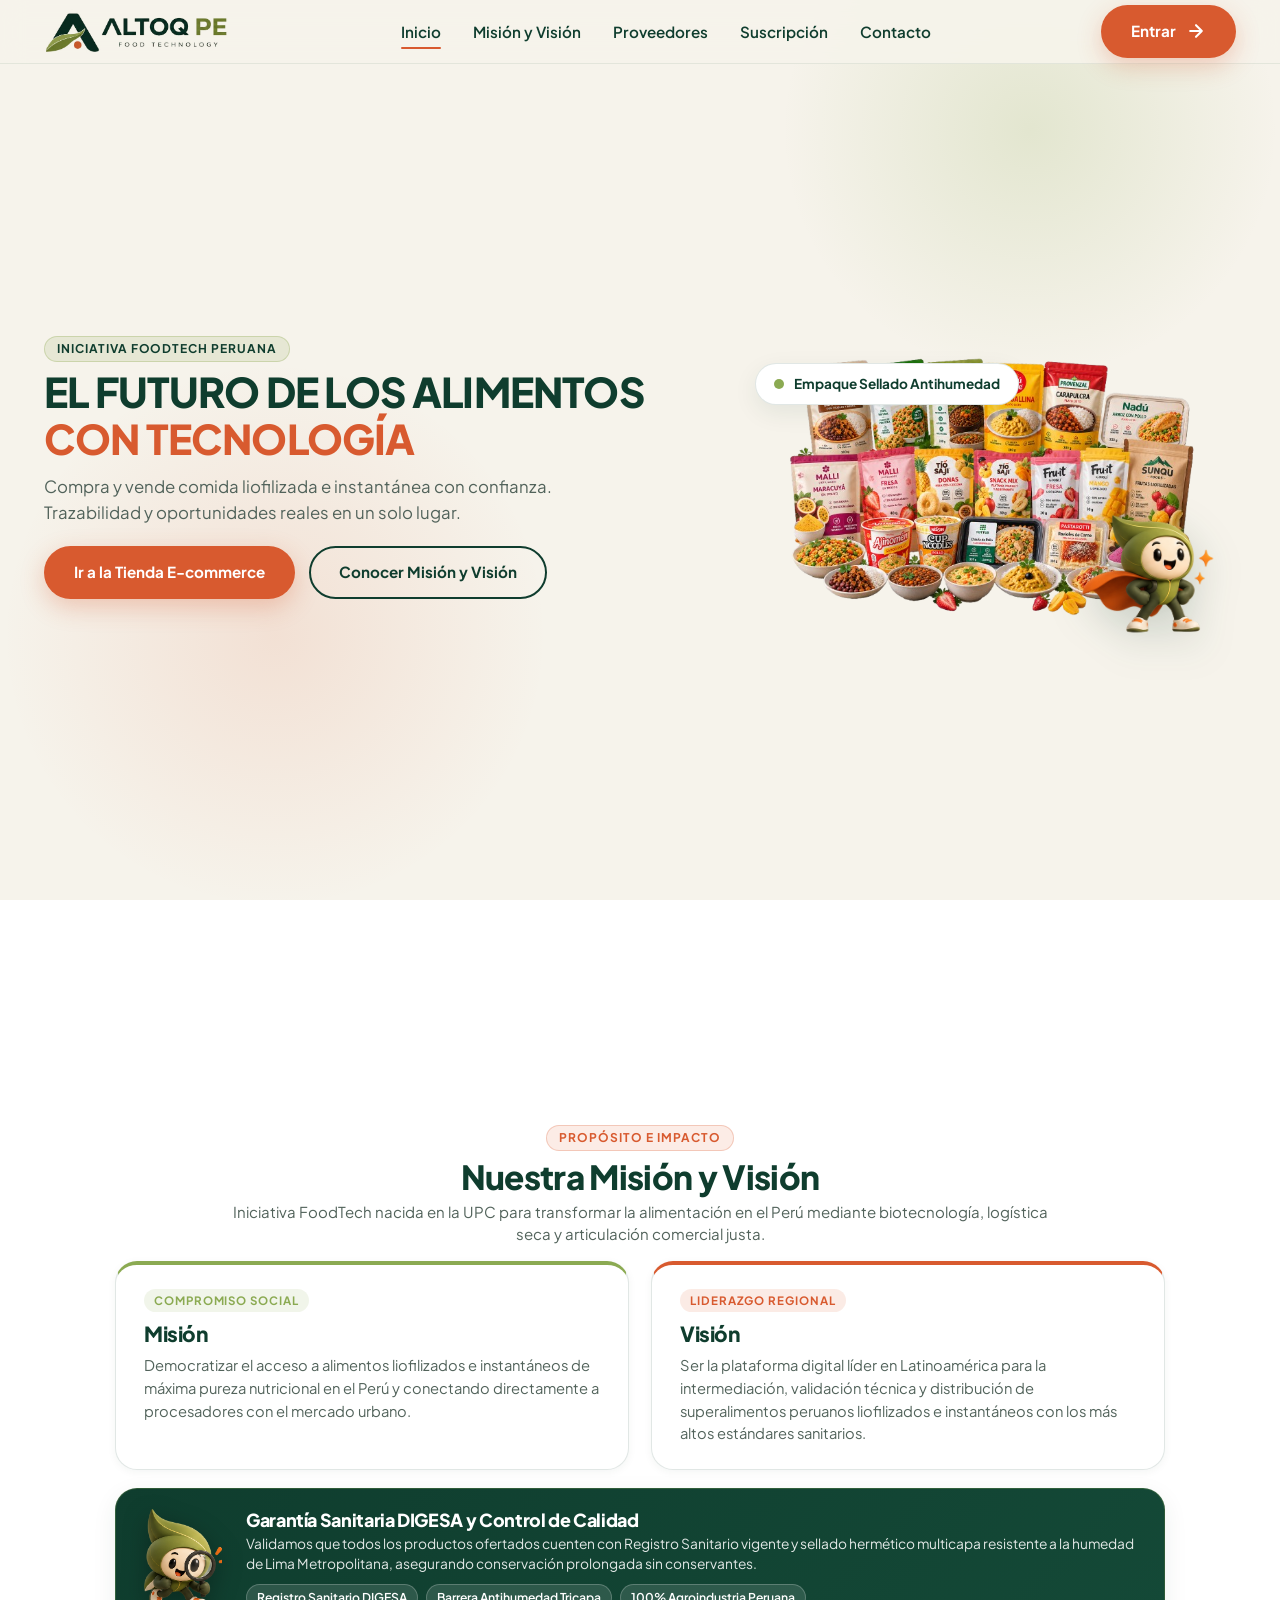
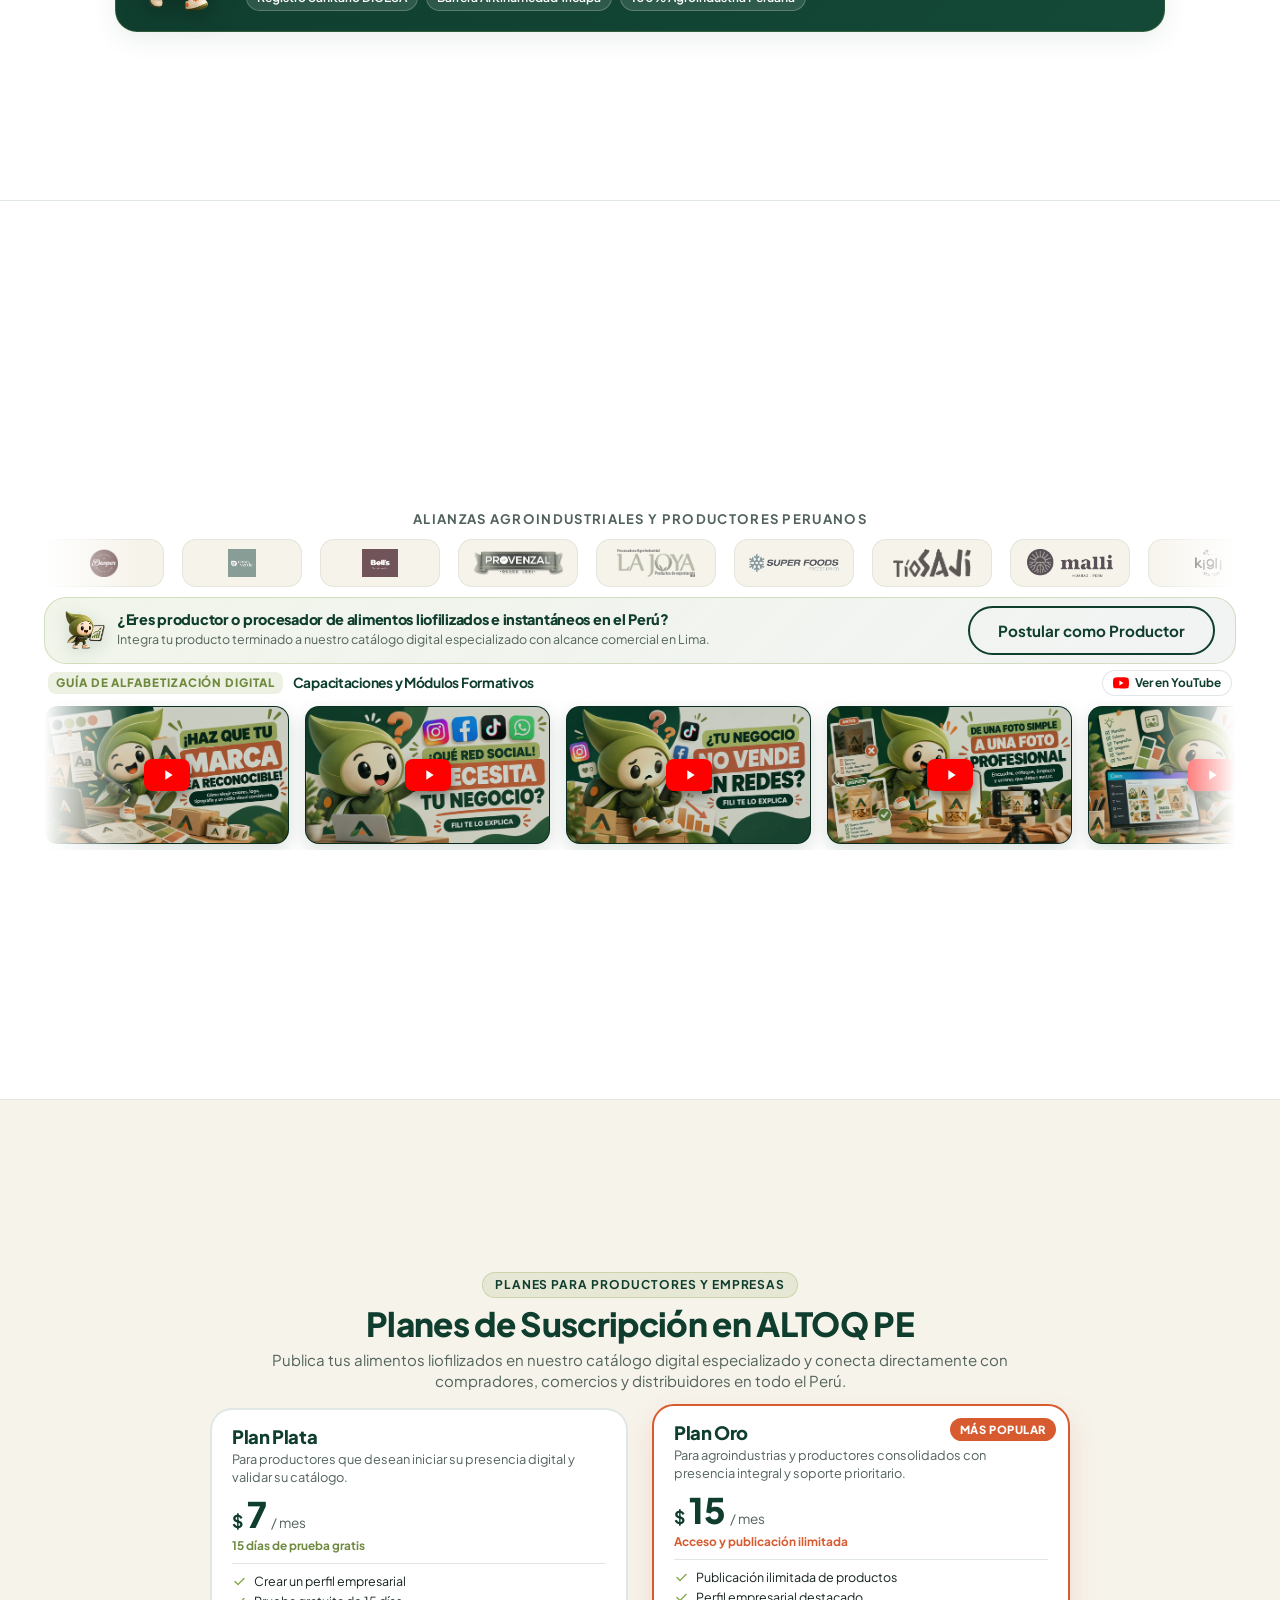
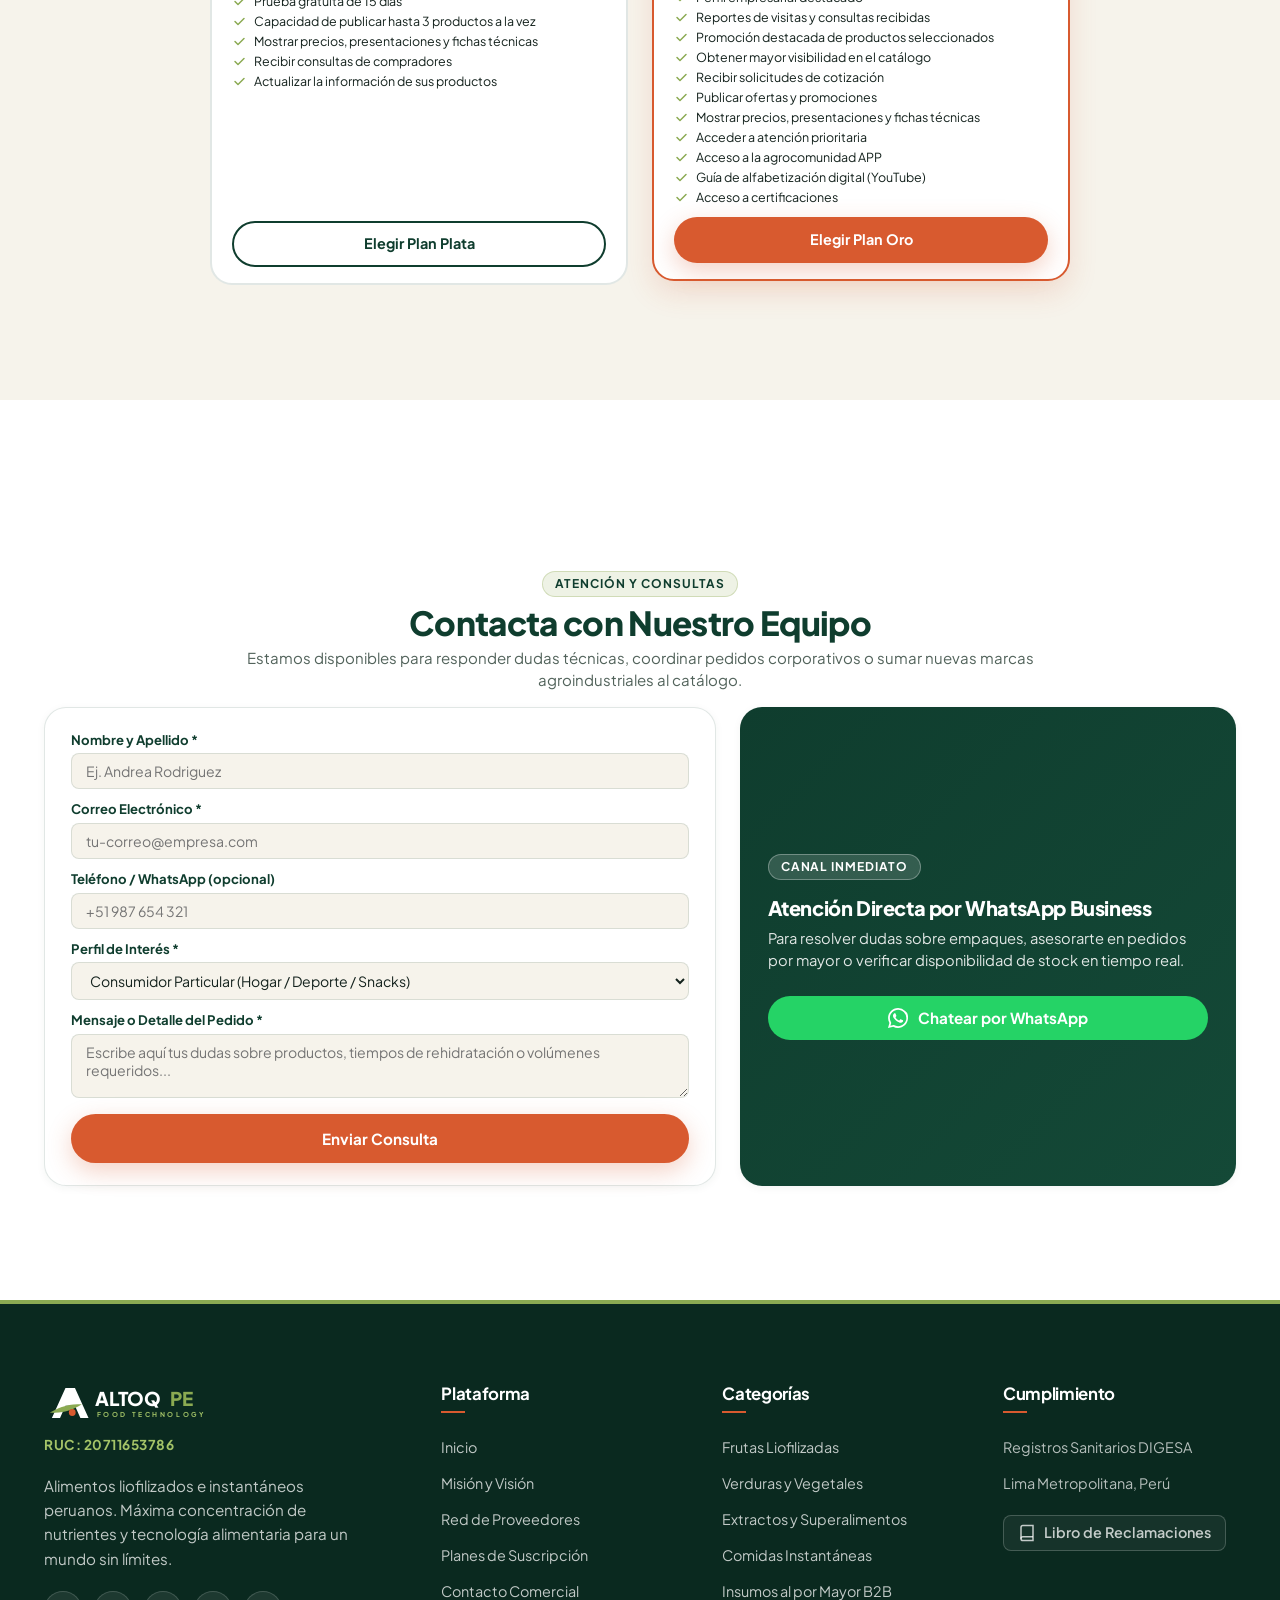
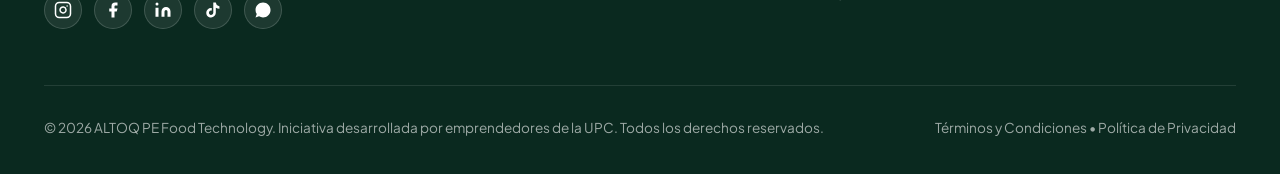
<file: index.html>
<!DOCTYPE html>
<html lang="es">
<head>
  <meta charset="UTF-8">
  <meta name="viewport" content="width=device-width, initial-scale=1.0">
  <title>ALTOQ PE | Alimentos Liofilizados para un Mundo sin Límites</title>
  <meta name="description" content="Plataforma digital especializada en alimentos liofilizados e instantáneos en el Perú. Conectamos la mejor agroindustria nacional con hogares y empresas.">
  
  <!-- Estilos del Sistema de Diseño Oficial ALTOQ PE -->
  <link rel="stylesheet" href="styles/variables.css?v=9">
  <link rel="stylesheet" href="styles/main.css?v=9">
  <link rel="stylesheet" href="styles/components.css?v=9">
  <link rel="stylesheet" href="styles/marquee.css?v=9">
</head>
<body>

  <!-- Elementos de luz ambiental de fondo -->
  <div class="bg-mesh-glow" aria-hidden="true"></div>
  <div class="bg-mesh-glow-left" aria-hidden="true"></div>

  <!-- ========================================================================
       BARRA DE NAVEGACIÓN SUPERIOR
       ======================================================================== -->
  <header class="header-nav" id="headerNav">
    <div class="container nav-container">
      <a href="#inicio" class="brand-logo-link" aria-label="ALTOQ PE - Página Principal">
        <!-- Logotipo Institucional Oficial ALTOQ PE -->
        <img src="assets/branding/logo-altoq-transparent.png" alt="ALTOQ PE FOOD TECHNOLOGY" class="brand-logo-img" width="185" height="48">
      </a>

      <!-- Menú de Navegación -->
      <nav aria-label="Navegación Principal">
        <ul class="nav-menu" id="navMenu">
          <li><a href="#inicio" class="nav-link">Inicio</a></li>
          <li><a href="#mision-vision" class="nav-link">Misión y Visión</a></li>
          <li><a href="#proveedores" class="nav-link">Proveedores</a></li>
          <li><a href="#suscripcion" class="nav-link">Suscripción</a></li>
          <li><a href="#contacto" class="nav-link">Contacto</a></li>
        </ul>
      </nav>

      <!-- Botón de Acción en Cabecera: Entrar -->
      <div class="nav-actions">
        <a href="https://altoqpe.vercel.app/login" class="btn btn-primary">
          <span>Entrar</span>
          <svg class="btn-icon" viewBox="0 0 24 24">
            <path d="M5 12h14M12 5l7 7-7 7" stroke="currentColor" stroke-width="2.5" stroke-linecap="round" stroke-linejoin="round" fill="none"/>
          </svg>
        </a>
        <button class="mobile-menu-toggle" id="mobileToggle" aria-label="Abrir menú de navegación">
          <svg width="28" height="28" viewBox="0 0 24 24" fill="none" stroke="currentColor" stroke-width="2.5" stroke-linecap="round">
            <line x1="3" y1="12" x2="21" y2="12"></line>
            <line x1="3" y1="6" x2="21" y2="6"></line>
            <line x1="3" y1="18" x2="21" y2="18"></line>
          </svg>
        </button>
      </div>
    </div>
  </header>

  <!-- ========================================================================
       1. SECCIÓN INICIO (HERO)
       ======================================================================== -->
  <main>
    <section class="hero-wrapper" id="inicio">
      <div class="container">
        <div class="hero-grid">
          
          <!-- Columna Izquierda: Mensaje y Propuesta de Valor -->
          <div class="hero-content">
            <span class="section-tag">Iniciativa FoodTech Peruana</span>
            <h1 class="hero-tagline">
              EL FUTURO DE LOS ALIMENTOS <span class="text-accent">CON TECNOLOGÍA</span>
            </h1>
            <p class="hero-subtitle">
              Compra y vende comida liofilizada e instantánea con confianza. Trazabilidad y oportunidades reales en un solo lugar.
            </p>

            <div class="hero-cta-group">
              <a href="https://altoqpe.vercel.app" class="btn btn-primary">
                <span>Ir a la Tienda E-commerce</span>
              </a>
              <a href="#mision-vision" class="btn btn-secondary">
                <span>Conocer Misión y Visión</span>
              </a>
            </div>
          </div>

          <!-- Columna Derecha: Composición Visual y Mascota Fili -->
          <div class="hero-visual-card">
            <!-- Píldora flotante de atributo -->
            <div class="hero-floating-pill animate-float">
              <span class="pill-indicator"></span>
              <span class="pill-text">Empaque Sellado Antihumedad</span>
            </div>

            <!-- Imagen real de empaques de productos de marca -->
            <img src="assets/products/pouches-pack.png" alt="Empaques de Mango, Fresa, Piña y Mix de Verduras Liofilizadas ALTOQ PE" class="hero-pouches-img">

            <!-- Mascota Fili Saludando con capa oficial -->
            <img src="assets/fili/fili-heroe.png" alt="Mascota Fili de ALTOQ PE con capa protectora de nutrición" class="hero-fili-badge animate-float">
          </div>

        </div>
      </div>
    </section>

    <!-- ========================================================================
         2. SECCIÓN MISIÓN Y VISIÓN
         ======================================================================== -->
    <section class="section section-alt" id="mision-vision">
      <div class="container">
        
        <div class="section-header">
          <span class="section-tag tag-accent">Propósito e Impacto</span>
          <h2 class="section-title">Nuestra Misión y Visión</h2>
          <p class="section-description">
            Iniciativa FoodTech nacida en la UPC para transformar la alimentación en el Perú mediante biotecnología, logística seca y articulación comercial justa.
          </p>
        </div>

        <div class="mv-clean-wrapper">
          <!-- Tarjetas de Misión y Visión Lado a Lado -->
          <div class="mv-cards-row">
            <!-- Tarjeta Misión -->
            <div class="mv-card-clean">
              <span class="mv-badge">Compromiso Social</span>
              <h3>Misión</h3>
              <p>
                Democratizar el acceso a alimentos liofilizados e instantáneos de máxima pureza nutricional en el Perú y conectando directamente a procesadores con el mercado urbano.
              </p>
            </div>

            <!-- Tarjeta Visión -->
            <div class="mv-card-clean vision">
              <span class="mv-badge vision">Liderazgo Regional</span>
              <h3>Visión</h3>
              <p>
                Ser la plataforma digital líder en Latinoamérica para la intermediación, validación técnica y distribución de superalimentos peruanos liofilizados e instantáneos con los más altos estándares sanitarios.
              </p>
            </div>
          </div>

          <!-- Módulo Sanitario DIGESA con Mascota Fili -->
          <div class="qa-card-banner">
            <img src="assets/fili/fili-lupa.png" alt="Mascota Fili con lupa inspeccionando la calidad sanitaria" class="qa-fili-img">
            <div class="qa-banner-info">
              <h4>Garantía Sanitaria DIGESA y Control de Calidad</h4>
              <p>
                Validamos que todos los productos ofertados cuenten con Registro Sanitario vigente y sellado hermético multicapa resistente a la humedad de Lima Metropolitana, asegurando conservación prolongada sin conservantes.
              </p>
              <div class="qa-badges-list">
                <span class="qa-badge-chip">Registro Sanitario DIGESA</span>
                <span class="qa-badge-chip">Barrera Antihumedad Tricapa</span>
                <span class="qa-badge-chip">100% Agroindustria Peruana</span>
              </div>
            </div>
          </div>
        </div>

      </div>
    </section>

    <!-- ========================================================================
         3. CARRIL INTERACTIVO DE PROVEEDORES (INFINITE MARQUEE)
         ======================================================================== -->
    <section class="providers-section" id="proveedores">
      <div class="container">
        <div class="providers-header">
          <p class="providers-subtitle">Alianzas Agroindustriales y Productores Peruanos</p>
        </div>

        <!-- Carril Continuo de Logotipos con pausa en Hover -->
        <div class="marquee-wrapper">
          <div class="marquee-track" id="marqueeTrack">
            <!-- 1. Danper -->
            <div class="provider-logo-card">
              <img src="assets/productores/danper.png" alt="Logo Danper" class="provider-logo-img">
            </div>
            <!-- 2. Casa Verde -->
            <div class="provider-logo-card">
              <img src="assets/productores/casa-verde.jpeg" alt="Logo Casa Verde" class="provider-logo-img">
            </div>
            <!-- 3. Bell's -->
            <div class="provider-logo-card">
              <img src="assets/productores/bells.jpg" alt="Logo Bell's" class="provider-logo-img">
            </div>
            <!-- 4. Provenzal -->
            <div class="provider-logo-card">
              <img src="assets/productores/provenzal.png" alt="Logo Provenzal" class="provider-logo-img">
            </div>
            <!-- 5. La Joya -->
            <div class="provider-logo-card">
              <img src="assets/productores/la-joya.png" alt="Logo La Joya" class="provider-logo-img">
            </div>
            <!-- 6. Super Foods -->
            <div class="provider-logo-card">
              <img src="assets/productores/super-foods.png" alt="Logo Super Foods Peru" class="provider-logo-img">
            </div>
            <!-- 7. Tio Saji -->
            <div class="provider-logo-card">
              <img src="assets/productores/tio-saji.png" alt="Logo Tio Saji" class="provider-logo-img">
            </div>
            <!-- 8. Malli -->
            <div class="provider-logo-card">
              <img src="assets/productores/malli.png" alt="Logo Malli" class="provider-logo-img">
            </div>
            <!-- 9. Kigli -->
            <div class="provider-logo-card">
              <img src="assets/productores/kigli.png" alt="Logo Kigli" class="provider-logo-img">
            </div>
          </div>
        </div>

        <!-- Banner de Convocatoria para Productores Agroindustriales B2B -->
        <div class="producer-cta-strip">
          <div class="producer-cta-left">
            <img src="assets/fili/fili-metricas.png" alt="Fili con tablet de métricas y ventas B2B" class="producer-fili-avatar">
            <div class="producer-cta-text">
              <h4>¿Eres productor o procesador de alimentos liofilizados e instantáneos en el Perú?</h4>
              <p>Integra tu producto terminado a nuestro catálogo digital especializado con alcance comercial en Lima.</p>
            </div>
          </div>
          <button type="button" class="btn btn-secondary" onclick="openWhatsAppChat('proveedor')">
            <span>Postular como Productor</span>
          </button>
        </div>

        <!-- Encabezado de la Guía de Alfabetización Digital -->
        <div class="video-carousel-header">
          <div class="video-header-left">
            <span class="video-carousel-tag">Guía de Alfabetización Digital</span>
            <h4 class="video-carousel-title">Capacitaciones y Módulos Formativos</h4>
          </div>
          <a href="https://www.youtube.com" target="_blank" rel="noopener noreferrer" class="video-youtube-badge" title="Canal Oficial en YouTube">
            <svg viewBox="0 0 24 24" width="16" height="16" fill="#FF0000"><path d="M23.498 6.186a3.016 3.016 0 0 0-2.122-2.136C19.505 3.545 12 3.545 12 3.545s-7.505 0-9.377.505A3.017 3.017 0 0 0 .502 6.186C0 8.07 0 12 0 12s0 3.93.502 5.814a3.016 3.016 0 0 0 2.122 2.136c1.871.505 9.376.505 9.376.505s7.505 0 9.377-.505a3.015 3.015 0 0 0 2.122-2.136C24 15.93 24 12 24 12s0-3.93-.502-5.814zM9.545 15.568V8.432L15.818 12l-6.273 3.568z"/></svg>
            <span>Ver en YouTube</span>
          </a>
        </div>

        <!-- Carrusel de Videos y Portadas de Capacitación para Productores -->
        <div class="marquee-wrapper marquee-videos-wrapper">
          <div class="marquee-track" id="marqueeTrackVideos">
            <!-- 1. Marca destaque -->
            <div class="video-cover-card" onclick="openWhatsAppChat('capacitacion')" title="¡Haz que tu marca destaque!">
              <img src="assets/videos/video-marca-destaque.png" alt="Video: ¡Haz que tu marca destaque!" class="video-cover-img" loading="lazy">
              <div class="video-play-badge">
                <div class="video-play-pill">
                  <svg viewBox="0 0 24 24" width="16" height="16" fill="#FFFFFF"><path d="M8 5v14l11-7z"/></svg>
                </div>
              </div>
            </div>
            <!-- 2. Red social negocio -->
            <div class="video-cover-card" onclick="openWhatsAppChat('capacitacion')" title="¿Qué red social necesita tu negocio?">
              <img src="assets/videos/video-redes-sociales.png" alt="Video: ¿Qué red social necesita tu negocio?" class="video-cover-img" loading="lazy">
              <div class="video-play-badge">
                <div class="video-play-pill">
                  <svg viewBox="0 0 24 24" width="16" height="16" fill="#FFFFFF"><path d="M8 5v14l11-7z"/></svg>
                </div>
              </div>
            </div>
            <!-- 3. Vender en redes -->
            <div class="video-cover-card" onclick="openWhatsAppChat('capacitacion')" title="¿Tu negocio no vende en redes?">
              <img src="assets/videos/video-vender-redes.png" alt="Video: ¿Tu negocio no vende en redes?" class="video-cover-img" loading="lazy">
              <div class="video-play-badge">
                <div class="video-play-pill">
                  <svg viewBox="0 0 24 24" width="16" height="16" fill="#FFFFFF"><path d="M8 5v14l11-7z"/></svg>
                </div>
              </div>
            </div>
            <!-- 4. De foto simple a profesional -->
            <div class="video-cover-card" onclick="openWhatsAppChat('capacitacion')" title="De Foto Simple a Profesional">
              <img src="assets/videos/video-foto-profesional.png" alt="Video: De Foto Simple a Profesional" class="video-cover-img" loading="lazy">
              <div class="video-play-badge">
                <div class="video-play-pill">
                  <svg viewBox="0 0 24 24" width="16" height="16" fill="#FFFFFF"><path d="M8 5v14l11-7z"/></svg>
                </div>
              </div>
            </div>
            <!-- 5. Diseña publicaciones en Canva -->
            <div class="video-cover-card" onclick="openWhatsAppChat('capacitacion')" title="Diseña Publicaciones en Canva">
              <img src="assets/videos/video-disena-canva.png" alt="Video: Diseña Publicaciones en Canva" class="video-cover-img" loading="lazy">
              <div class="video-play-badge">
                <div class="video-play-pill">
                  <svg viewBox="0 0 24 24" width="16" height="16" fill="#FFFFFF"><path d="M8 5v14l11-7z"/></svg>
                </div>
              </div>
            </div>
            <!-- 6. Invertir en publicidad -->
            <div class="video-cover-card" onclick="openWhatsAppChat('capacitacion')" title="Invertir en publicidad vale la pena">
              <img src="assets/videos/video-invertir-publicidad.png" alt="Video: Invertir en publicidad vale la pena" class="video-cover-img" loading="lazy">
              <div class="video-play-badge">
                <div class="video-play-pill">
                  <svg viewBox="0 0 24 24" width="16" height="16" fill="#FFFFFF"><path d="M8 5v14l11-7z"/></svg>
                </div>
              </div>
            </div>
          </div>
        </div>

      </div>
    </section>

    <!-- ========================================================================
         4. SECCIÓN SUSCRIPCIÓN
         ======================================================================== -->
    <section class="section" id="suscripcion">
      <div class="container">
        
        <div class="section-header">
          <span class="section-tag">Planes para Productores y Empresas</span>
          <h2 class="section-title">Planes de Suscripción en ALTOQ PE</h2>
          <p class="section-description">
            Publica tus alimentos liofilizados en nuestro catálogo digital especializado y conecta directamente con compradores, comercios y distribuidores en todo el Perú.
          </p>
        </div>

        <!-- Tarjetas de Planes de Suscripción para Proveedores -->
        <div class="plans-grid">
          
          <!-- Plan 1: Plan Plata -->
          <div class="plan-card" data-plan="plata">
            <div>
              <h3 class="plan-name">Plan Plata</h3>
              <p class="plan-target">Para productores que desean iniciar su presencia digital y validar su catálogo.</p>
              
              <div class="plan-price-wrapper">
                <div style="display: flex; align-items: baseline; gap: 4px;">
                  <span class="plan-currency">$</span>
                  <span class="plan-amount">7</span>
                  <span class="plan-period">/ mes</span>
                </div>
                <div style="font-size: 0.74rem; font-weight: 700; color: var(--color-secondary-dark); margin-top: 3px;">15 días de prueba gratis</div>
              </div>

              <ul class="plan-features-list">
                <li class="plan-feature-item">
                  <svg class="feature-check-svg" viewBox="0 0 20 20"><path d="M16.707 5.293a1 1 0 010 1.414l-8 8a1 1 0 01-1.414 0l-4-4a1 1 0 011.414-1.414L8 12.586l7.293-7.293a1 1 0 011.414 0z"/></svg>
                  <span>Crear un perfil empresarial</span>
                </li>
                <li class="plan-feature-item">
                  <svg class="feature-check-svg" viewBox="0 0 20 20"><path d="M16.707 5.293a1 1 0 010 1.414l-8 8a1 1 0 01-1.414 0l-4-4a1 1 0 011.414-1.414L8 12.586l7.293-7.293a1 1 0 011.414 0z"/></svg>
                  <span>Prueba gratuita de 15 días</span>
                </li>
                <li class="plan-feature-item">
                  <svg class="feature-check-svg" viewBox="0 0 20 20"><path d="M16.707 5.293a1 1 0 010 1.414l-8 8a1 1 0 01-1.414 0l-4-4a1 1 0 011.414-1.414L8 12.586l7.293-7.293a1 1 0 011.414 0z"/></svg>
                  <span>Capacidad de publicar hasta 3 productos a la vez</span>
                </li>
                <li class="plan-feature-item">
                  <svg class="feature-check-svg" viewBox="0 0 20 20"><path d="M16.707 5.293a1 1 0 010 1.414l-8 8a1 1 0 01-1.414 0l-4-4a1 1 0 011.414-1.414L8 12.586l7.293-7.293a1 1 0 011.414 0z"/></svg>
                  <span>Mostrar precios, presentaciones y fichas técnicas</span>
                </li>
                <li class="plan-feature-item">
                  <svg class="feature-check-svg" viewBox="0 0 20 20"><path d="M16.707 5.293a1 1 0 010 1.414l-8 8a1 1 0 01-1.414 0l-4-4a1 1 0 011.414-1.414L8 12.586l7.293-7.293a1 1 0 011.414 0z"/></svg>
                  <span>Recibir consultas de compradores</span>
                </li>
                <li class="plan-feature-item">
                  <svg class="feature-check-svg" viewBox="0 0 20 20"><path d="M16.707 5.293a1 1 0 010 1.414l-8 8a1 1 0 01-1.414 0l-4-4a1 1 0 011.414-1.414L8 12.586l7.293-7.293a1 1 0 011.414 0z"/></svg>
                  <span>Actualizar la información de sus productos</span>
                </li>
              </ul>
            </div>

            <a href="#contacto" class="btn btn-secondary" style="width: 100%;">
              <span>Elegir Plan Plata</span>
            </a>
          </div>

          <!-- Plan 2: Plan Oro (Destacado) -->
          <div class="plan-card featured" data-plan="oro">
            <span class="featured-ribbon">Más Popular</span>
            <div>
              <h3 class="plan-name">Plan Oro</h3>
              <p class="plan-target">Para agroindustrias y productores consolidados con presencia integral y soporte prioritario.</p>
              
              <div class="plan-price-wrapper">
                <div style="display: flex; align-items: baseline; gap: 4px;">
                  <span class="plan-currency">$</span>
                  <span class="plan-amount">15</span>
                  <span class="plan-period">/ mes</span>
                </div>
                <div style="font-size: 0.74rem; font-weight: 700; color: var(--color-accent); margin-top: 3px;">Acceso y publicación ilimitada</div>
              </div>

              <ul class="plan-features-list">
                <li class="plan-feature-item">
                  <svg class="feature-check-svg" viewBox="0 0 20 20"><path d="M16.707 5.293a1 1 0 010 1.414l-8 8a1 1 0 01-1.414 0l-4-4a1 1 0 011.414-1.414L8 12.586l7.293-7.293a1 1 0 011.414 0z"/></svg>
                  <span>Publicación ilimitada de productos</span>
                </li>
                <li class="plan-feature-item">
                  <svg class="feature-check-svg" viewBox="0 0 20 20"><path d="M16.707 5.293a1 1 0 010 1.414l-8 8a1 1 0 01-1.414 0l-4-4a1 1 0 011.414-1.414L8 12.586l7.293-7.293a1 1 0 011.414 0z"/></svg>
                  <span>Perfil empresarial destacado</span>
                </li>
                <li class="plan-feature-item">
                  <svg class="feature-check-svg" viewBox="0 0 20 20"><path d="M16.707 5.293a1 1 0 010 1.414l-8 8a1 1 0 01-1.414 0l-4-4a1 1 0 011.414-1.414L8 12.586l7.293-7.293a1 1 0 011.414 0z"/></svg>
                  <span>Reportes de visitas y consultas recibidas</span>
                </li>
                <li class="plan-feature-item">
                  <svg class="feature-check-svg" viewBox="0 0 20 20"><path d="M16.707 5.293a1 1 0 010 1.414l-8 8a1 1 0 01-1.414 0l-4-4a1 1 0 011.414-1.414L8 12.586l7.293-7.293a1 1 0 011.414 0z"/></svg>
                  <span>Promoción destacada de productos seleccionados</span>
                </li>
                <li class="plan-feature-item">
                  <svg class="feature-check-svg" viewBox="0 0 20 20"><path d="M16.707 5.293a1 1 0 010 1.414l-8 8a1 1 0 01-1.414 0l-4-4a1 1 0 011.414-1.414L8 12.586l7.293-7.293a1 1 0 011.414 0z"/></svg>
                  <span>Obtener mayor visibilidad en el catálogo</span>
                </li>
                <li class="plan-feature-item">
                  <svg class="feature-check-svg" viewBox="0 0 20 20"><path d="M16.707 5.293a1 1 0 010 1.414l-8 8a1 1 0 01-1.414 0l-4-4a1 1 0 011.414-1.414L8 12.586l7.293-7.293a1 1 0 011.414 0z"/></svg>
                  <span>Recibir solicitudes de cotización</span>
                </li>
                <li class="plan-feature-item">
                  <svg class="feature-check-svg" viewBox="0 0 20 20"><path d="M16.707 5.293a1 1 0 010 1.414l-8 8a1 1 0 01-1.414 0l-4-4a1 1 0 011.414-1.414L8 12.586l7.293-7.293a1 1 0 011.414 0z"/></svg>
                  <span>Publicar ofertas y promociones</span>
                </li>
                <li class="plan-feature-item">
                  <svg class="feature-check-svg" viewBox="0 0 20 20"><path d="M16.707 5.293a1 1 0 010 1.414l-8 8a1 1 0 01-1.414 0l-4-4a1 1 0 011.414-1.414L8 12.586l7.293-7.293a1 1 0 011.414 0z"/></svg>
                  <span>Mostrar precios, presentaciones y fichas técnicas</span>
                </li>
                <li class="plan-feature-item">
                  <svg class="feature-check-svg" viewBox="0 0 20 20"><path d="M16.707 5.293a1 1 0 010 1.414l-8 8a1 1 0 01-1.414 0l-4-4a1 1 0 011.414-1.414L8 12.586l7.293-7.293a1 1 0 011.414 0z"/></svg>
                  <span>Acceder a atención prioritaria</span>
                </li>
                <li class="plan-feature-item">
                  <svg class="feature-check-svg" viewBox="0 0 20 20"><path d="M16.707 5.293a1 1 0 010 1.414l-8 8a1 1 0 01-1.414 0l-4-4a1 1 0 011.414-1.414L8 12.586l7.293-7.293a1 1 0 011.414 0z"/></svg>
                  <span>Acceso a la agrocomunidad APP</span>
                </li>
                <li class="plan-feature-item">
                  <svg class="feature-check-svg" viewBox="0 0 20 20"><path d="M16.707 5.293a1 1 0 010 1.414l-8 8a1 1 0 01-1.414 0l-4-4a1 1 0 011.414-1.414L8 12.586l7.293-7.293a1 1 0 011.414 0z"/></svg>
                  <span>Guía de alfabetización digital (YouTube)</span>
                </li>
                <li class="plan-feature-item">
                  <svg class="feature-check-svg" viewBox="0 0 20 20"><path d="M16.707 5.293a1 1 0 010 1.414l-8 8a1 1 0 01-1.414 0l-4-4a1 1 0 011.414-1.414L8 12.586l7.293-7.293a1 1 0 011.414 0z"/></svg>
                  <span>Acceso a certificaciones</span>
                </li>
              </ul>
            </div>

            <a href="#contacto" class="btn btn-primary" style="width: 100%;">
              <span>Elegir Plan Oro</span>
            </a>
          </div>

        </div>

      </div>
    </section>

    <!-- ========================================================================
         5. SECCIÓN CONTACTO
         ======================================================================== -->
    <section class="section section-alt" id="contacto">
      <div class="container">
        
        <div class="section-header">
          <span class="section-tag">Atención y Consultas</span>
          <h2 class="section-title">Contacta con Nuestro Equipo</h2>
          <p class="section-description">
            Estamos disponibles para responder dudas técnicas, coordinar pedidos corporativos o sumar nuevas marcas agroindustriales al catálogo.
          </p>
        </div>

        <div class="contact-grid">
          
          <!-- Formulario de Contacto Segmentado -->
          <div class="contact-form-card">
            <form id="contactForm">
              <div class="form-group">
                <label for="contactName" class="form-label">Nombre y Apellido *</label>
                <input type="text" id="contactName" class="form-input" placeholder="Ej. Andrea Rodriguez" required>
              </div>

              <div class="form-group">
                <label for="contactEmail" class="form-label">Correo Electrónico *</label>
                <input type="email" id="contactEmail" class="form-input" placeholder="tu-correo@empresa.com" required>
              </div>

              <div class="form-group">
                <label for="contactPhone" class="form-label">Teléfono / WhatsApp (opcional)</label>
                <input type="tel" id="contactPhone" class="form-input" placeholder="+51 987 654 321">
              </div>

              <div class="form-group">
                <label for="contactProfile" class="form-label">Perfil de Interés *</label>
                <select id="contactProfile" class="form-select" required>
                  <option value="consumidor">Consumidor Particular (Hogar / Deporte / Snacks)</option>
                  <option value="b2b">Negocio (Cafetería, Hotel, Tienda Saludable, Catering)</option>
                  <option value="productor">Productor o Planta Agroindustrial Liofilizadora</option>
                  <option value="otro">Otras consultas comerciales</option>
                </select>
              </div>

              <div class="form-group">
                <label for="contactMessage" class="form-label">Mensaje o Detalle del Pedido *</label>
                <textarea id="contactMessage" class="form-textarea" placeholder="Escribe aquí tus dudas sobre productos, tiempos de rehidratación o volúmenes requeridos..." required></textarea>
              </div>

              <button type="submit" class="btn btn-primary" style="width: 100%;">
                <span>Enviar Consulta</span>
              </button>
            </form>
          </div>

          <!-- Tarjetas Laterales de Contacto Directo -->
          <div class="contact-info-cards">
            
            <!-- Tarjeta de WhatsApp Business -->
            <div class="whatsapp-box-card">
              <div>
                <span class="section-tag" style="background-color: rgba(255, 255, 255, 0.15); color: #FFFFFF; border-color: rgba(255, 255, 255, 0.3);">Canal Inmediato</span>
                <h4>Atención Directa por WhatsApp Business</h4>
                <p>
                  Para resolver dudas sobre empaques, asesorarte en pedidos por mayor o verificar disponibilidad de stock en tiempo real.
                </p>
              </div>
              <button type="button" class="btn btn-whatsapp" onclick="openWhatsAppChat('consumidor')">
                <svg width="20" height="20" viewBox="0 0 24 24" fill="currentColor">
                  <path d="M20.52 3.48A11.93 11.93 0 0012.06 0C5.46 0 .09 5.37.09 11.97c0 2.11.55 4.17 1.6 6L0 24l6.23-1.63a11.9 11.9 0 005.83 1.51h.01c6.6 0 11.97-5.37 11.97-11.97 0-3.2-.12-6.21-3.52-8.43zM12.07 21.87h-.01a9.9 9.9 0 01-5.05-1.39l-.36-.21-3.7 1 1-3.61-.24-.38a9.92 9.92 0 01-1.52-5.31c0-5.46 4.45-9.91 9.92-9.91 2.65 0 5.14 1.03 7.01 2.91a9.85 9.85 0 012.9 7c0 5.46-4.45 9.9-9.95 9.9zm5.44-7.43c-.3-.15-1.77-.87-2.04-.97-.27-.1-.47-.15-.67.15-.2.3-.77.97-.95 1.17-.17.2-.35.22-.65.07-.3-.15-1.26-.46-2.4-1.48-.89-.79-1.49-1.77-1.66-2.07-.17-.3-.02-.46.13-.61.14-.13.3-.35.45-.52.15-.17.2-.3.3-.5.1-.2.05-.37-.02-.52-.08-.15-.67-1.62-.92-2.22-.24-.58-.49-.5-.67-.51h-.57c-.2 0-.52.07-.8.37-.27.3-1.05 1.03-1.05 2.51s1.07 2.91 1.22 3.11c.15.2 2.11 3.22 5.11 4.52.71.31 1.27.5 1.7.64.72.23 1.37.2 1.88.12.58-.09 1.77-.72 2.02-1.42.25-.7.25-1.3.17-1.42-.07-.12-.27-.2-.57-.35z"/>
                </svg>
                <span>Chatear por WhatsApp</span>
              </button>
            </div>
          </div>

        </div>

      </div>
    </section>
  </main>

  <!-- ========================================================================
       PIE DE PÁGINA (FOOTER)
       ======================================================================== -->
  <footer class="footer-main">
    <div class="container">
      
      <div class="footer-grid">
        
        <!-- Columna Marca -->
        <div class="footer-brand">
          <svg width="180" height="38" viewBox="0 0 250 56" fill="none" xmlns="http://www.w3.org/2000/svg">
            <path d="M24 6L4 50H16L24 32H38L46 50H58L38 6H24Z" fill="#FFFFFF"/>
            <path d="M1 42C12 36 28 28 48 30C36 38 20 44 1 42Z" fill="#8BAA52"/>
            <circle cx="34" cy="42" r="5" fill="#D85A2F"/>
            <text x="68" y="32" font-family="'Plus Jakarta Sans', sans-serif" font-size="28" font-weight="800" fill="#FFFFFF">ALTOQ</text>
            <text x="178" y="32" font-family="'Plus Jakarta Sans', sans-serif" font-size="28" font-weight="800" fill="#8BAA52">PE</text>
            <text x="70" y="48" font-family="'Plus Jakarta Sans', sans-serif" font-size="10" font-weight="700" letter-spacing="3.8" fill="#A4C468">FOOD TECHNOLOGY</text>
          </svg>
          <p class="footer-ruc" style="font-size: 0.85rem; font-weight: 700; color: #A4C468; margin: 6px 0 10px 0; letter-spacing: 0.5px;">
            RUC: 20711653786
          </p>
          <p>
            Alimentos liofilizados e instantáneos peruanos. Máxima concentración de nutrientes y tecnología alimentaria para un mundo sin límites.
          </p>

          <div class="footer-social-links">
            <a href="https://www.instagram.com/altoqpe" target="_blank" rel="noopener noreferrer" class="social-icon-btn" aria-label="Instagram de ALTOQ PE">
              <svg viewBox="0 0 24 24" width="18" height="18" fill="none" stroke="currentColor" stroke-width="2" stroke-linecap="round" stroke-linejoin="round">
                <rect x="2" y="2" width="20" height="20" rx="5" ry="5"></rect>
                <path d="M16 11.37A4 4 0 1 1 12.63 8 4 4 0 0 1 16 11.37z"></path>
                <line x1="17.5" y1="6.5" x2="17.51" y2="6.5"></line>
              </svg>
            </a>
            <a href="https://www.facebook.com/altoqpe" target="_blank" rel="noopener noreferrer" class="social-icon-btn" aria-label="Facebook de ALTOQ PE">
              <svg viewBox="0 0 24 24" width="18" height="18" fill="currentColor">
                <path d="M18 2h-3a5 5 0 0 0-5 5v3H7v4h3v8h4v-8h3l1-4h-4V7a1 1 0 0 1 1-1h3z"></path>
              </svg>
            </a>
            <a href="https://www.linkedin.com/company/altoqpe" target="_blank" rel="noopener noreferrer" class="social-icon-btn" aria-label="LinkedIn de ALTOQ PE">
              <svg viewBox="0 0 24 24" width="18" height="18" fill="currentColor">
                <path d="M16 8a6 6 0 0 1 6 6v7h-4v-7a2 2 0 0 0-2-2 2 2 0 0 0-2 2v7h-4v-7a6 6 0 0 1 6-6z"></path>
                <rect x="2" y="9" width="4" height="12"></rect>
                <circle cx="4" cy="4" r="2"></circle>
              </svg>
            </a>
            <a href="https://www.tiktok.com/@altoqpe" target="_blank" rel="noopener noreferrer" class="social-icon-btn" aria-label="TikTok de ALTOQ PE">
              <svg viewBox="0 0 24 24" width="18" height="18" fill="currentColor">
                <path d="M19.59 6.69a4.83 4.83 0 0 1-3.77-4.25V2h-3.45v13.67a2.89 2.89 0 0 1-5.2 1.74 2.89 2.89 0 0 1 2.31-4.64c.298-.002.595.042.88.13V9.4a6.33 6.33 0 0 0-1-.08A6.34 6.34 0 0 0 3 15.66a6.34 6.34 0 0 0 10.82 4.5 6.27 6.27 0 0 0 1.95-4.5V8.92a8.28 8.28 0 0 0 4.82 1.54V7.02c-.34-.02-.68-.13-1-.33z"/>
              </svg>
            </a>
            <a href="https://wa.me/51940049923" target="_blank" rel="noopener noreferrer" class="social-icon-btn" aria-label="WhatsApp de ALTOQ PE">
              <svg viewBox="0 0 24 24" width="18" height="18" fill="currentColor">
                <path d="M17.472 14.382c-.301-.15-1.78-.878-2.056-.978-.276-.1-.477-.15-.678.15-.2.301-.778.978-.953 1.179-.176.2-.351.226-.652.075-.301-.15-1.272-.469-2.423-1.496-.895-.798-1.5-1.785-1.675-2.086-.176-.301-.019-.464.132-.614.136-.135.301-.351.452-.527.15-.176.2-.301.301-.501.1-.2.05-.376-.025-.526-.075-.15-.678-1.633-.928-2.235-.244-.587-.492-.507-.678-.516-.176-.009-.376-.01-.577-.01-.2 0-.527.075-.803.376s-1.054 1.03-1.054 2.511 1.08 2.912 1.23 3.113c.15.2 2.125 3.245 5.148 4.551.719.311 1.28.497 1.718.636.723.23 1.38.197 1.9.12.579-.087 1.78-.727 2.03-1.43.25-.702.25-1.304.175-1.43-.075-.125-.276-.2-.577-.35zM12.04 2C6.516 2 2.022 6.49 2.022 12.01c0 1.954.562 3.845 1.625 5.48L2 22l4.67-1.528A9.972 9.972 0 0 0 12.04 22c5.522 0 10.016-4.49 10.016-10.01C22.056 6.49 17.562 2 12.04 2z"/>
              </svg>
            </a>
          </div>
        </div>

        <!-- Columna Navegación -->
        <div class="footer-column">
          <h5>Plataforma</h5>
          <ul class="footer-links-list">
            <li><a href="#inicio">Inicio</a></li>
            <li><a href="#mision-vision">Misión y Visión</a></li>
            <li><a href="#proveedores">Red de Proveedores</a></li>
            <li><a href="#suscripcion">Planes de Suscripción</a></li>
            <li><a href="#contacto">Contacto Comercial</a></li>
          </ul>
        </div>

        <!-- Columna Categorías -->
        <div class="footer-column">
          <h5>Categorías</h5>
          <ul class="footer-links-list">
            <li><a href="ecommerce.html">Frutas Liofilizadas</a></li>
            <li><a href="ecommerce.html">Verduras y Vegetales</a></li>
            <li><a href="ecommerce.html">Extractos y Superalimentos</a></li>
            <li><a href="ecommerce.html">Comidas Instantáneas</a></li>
            <li><a href="#contacto">Insumos al por Mayor B2B</a></li>
          </ul>
        </div>

        <!-- Columna Cumplimiento y Legal -->
        <div class="footer-column">
          <h5>Cumplimiento</h5>
          <ul class="footer-links-list">
            <li><span style="color: rgba(255,255,255,0.7); font-size: 0.9rem;">Registros Sanitarios DIGESA</span></li>
            <li><span style="color: rgba(255,255,255,0.7); font-size: 0.9rem;">Lima Metropolitana, Perú</span></li>
            <li style="margin-top: 8px;">
              <a href="#contacto" class="reclamaciones-link">
                <svg width="18" height="18" viewBox="0 0 24 24" fill="none" stroke="currentColor" stroke-width="2">
                  <path d="M4 19.5A2.5 2.5 0 0 1 6.5 17H20"></path>
                  <path d="M6.5 2H20v20H6.5A2.5 2.5 0 0 1 4 19.5v-15A2.5 2.5 0 0 1 6.5 2z"></path>
                </svg>
                <span>Libro de Reclamaciones</span>
              </a>
            </li>
          </ul>
        </div>

      </div>

      <!-- Barra de Derechos Reservados -->
      <div class="footer-bottom">
        <div>
          &copy; 2026 ALTOQ PE Food Technology. Iniciativa desarrollada por emprendedores de la UPC. Todos los derechos reservados.
        </div>
        <div>
          <span>Términos y Condiciones</span> &bull; <span>Política de Privacidad</span>
        </div>
      </div>

    </div>
  </footer>

  <!-- ========================================================================
       TOAST DE CONFIRMACIÓN / FEEDBACK CON MASCOTA FILI
       ======================================================================== -->
  <div class="toast-feedback" id="feedbackToast" role="alert" aria-live="assertive">
    <img src="assets/fili/fili-pulgar-arriba.png" alt="Fili confirmando" class="toast-fili-img">
    <span id="toastMessage">Operación completada con éxito.</span>
  </div>

  <!-- Scripts Funcionales -->
  <script src="scripts/marquee.js?v=8"></script>
  <script src="scripts/subscription.js?v=8"></script>
  <script src="scripts/main.js?v=8"></script>

</body>
</html>
</file>
<file: styles/variables.css>
/* ==========================================================================
   ALTOQ PE - SISTEMA DE DISEÑO / DESIGN TOKENS
   Paleta y parámetros visuales oficiales de marca
   REGLA ESTRICTA: Sin uso de emojis en ninguna propiedad o contenido
   ========================================================================== */

:root {
  /* Paleta Oficial Extraída de Brand Guidelines */
  --color-primary: #0F3D2E;         /* Verde Bosque Profundo */
  --color-primary-light: #18523f;   /* Verde Bosque Intermedio */
  --color-primary-dark: #0a291f;    /* Verde Bosque Oscuro */
  
  --color-secondary: #8BAA52;       /* Verde Oliva / Hoja */
  --color-secondary-light: #a4c468; /* Verde Oliva Claro */
  --color-secondary-dark: #6f8a3e;  /* Verde Oliva Sombra */
  
  --color-bg: #F6F3EB;              /* Crema Marfil Cálido (Fondo Principal) */
  --color-surface: #FFFFFF;         /* Blanco Puro para Tarjetas */
  --color-surface-soft: #EFECE3;    /* Crema Neutro Suave */
  
  --color-accent: #D85A2F;          /* Naranja Terracota (CTA y Acentos) */
  --color-accent-hover: #c04c23;    /* Terracota Interacción */
  --color-accent-light: #fcece6;    /* Terracota Fondo Sutil */
  
  /* Textos y Jerarquía Tipográfica */
  --color-text-main: #14221D;       /* Texto Principal de Alto Contraste */
  --color-text-muted: #52635B;      /* Texto Secundario y Descripciones */
  --color-text-light: #83948C;      /* Textos Auxiliares y Metadatos */
  --color-text-inverse: #FFFFFF;    /* Texto sobre fondos oscuros */
  
  /* Bordes y Sombras */
  --color-border: rgba(15, 61, 46, 0.12);
  --color-border-focus: rgba(216, 90, 47, 0.4);
  
  --shadow-sm: 0 2px 8px rgba(15, 61, 46, 0.05);
  --shadow-md: 0 8px 24px rgba(15, 61, 46, 0.08);
  --shadow-lg: 0 16px 40px rgba(15, 61, 46, 0.12);
  --shadow-accent: 0 8px 25px rgba(216, 90, 47, 0.28);
  
  /* Tipografía */
  --font-family-base: 'Plus Jakarta Sans', 'Montserrat', -apple-system, BlinkMacSystemFont, 'Segoe UI', Roboto, sans-serif;
  --font-family-display: 'Plus Jakarta Sans', 'Montserrat', sans-serif;
  
  /* Radios de Borde */
  --radius-sm: 8px;
  --radius-md: 14px;
  --radius-lg: 22px;
  --radius-xl: 32px;
  --radius-full: 9999px;
  
  /* Transiciones */
  --transition-fast: 180ms ease;
  --transition-normal: 280ms cubic-bezier(0.4, 0, 0.2, 1);
  --transition-bounce: 400ms cubic-bezier(0.34, 1.56, 0.64, 1);
  
  /* Contenedores y Medidas */
  --container-max-width: 1240px;
  --header-height: 64px;
}
</file>
<file: styles/main.css>
/* ==========================================================================
   ALTOQ PE - ESTILOS BASE Y MAQUETACIÓN GLOBAL
   REGLA ESTRICTA: Sin uso de emojis en código ni comentarios
   ========================================================================== */

@import url('https://fonts.googleapis.com/css2?family=Plus+Jakarta+Sans:wght@400;500;600;700;800&family=Montserrat:wght@400;500;600;700;800&display=swap');

*, *::before, *::after {
  box-sizing: border-box;
  margin: 0;
  padding: 0;
}

html {
  scroll-behavior: smooth;
  scroll-snap-type: y proximity;
  font-size: 16px;
  -webkit-font-smoothing: antialiased;
  -moz-osx-font-smoothing: grayscale;
  min-height: 100%;
  overflow-x: hidden;
  max-width: 100%;
}

@media (max-width: 767px) {
  html {
    scroll-snap-type: none;
  }
}

body {
  font-family: var(--font-family-base);
  background-color: var(--color-bg);
  color: var(--color-text-main);
  line-height: 1.5;
  overflow-x: hidden;
  max-width: 100%;
  position: relative;
  min-height: 100vh;
  display: flex;
  flex-direction: column;
}

body > main {
  flex: 1 0 auto;
}

/* Contenedores */
.container {
  width: 100%;
  max-width: var(--container-max-width);
  margin-left: auto;
  margin-right: auto;
  padding-left: 24px;
  padding-right: 24px;
}

/* Tipografia Base */
h1, h2, h3, h4, h5, h6 {
  font-family: var(--font-family-display);
  color: var(--color-primary);
  font-weight: 800;
  line-height: 1.15;
  letter-spacing: -0.02em;
}

h1 { font-size: clamp(2.1rem, 3.8vw, 3.2rem); }
h2 { font-size: clamp(1.6rem, 2.6vw, 2.3rem); }
h3 { font-size: clamp(1.2rem, 1.8vw, 1.5rem); }
h4 { font-size: 1.15rem; }

p {
  color: var(--color-text-muted);
  font-size: 0.98rem;
  line-height: 1.6;
}

a {
  color: inherit;
  text-decoration: none;
  transition: color var(--transition-fast);
}

img {
  max-width: 100%;
  height: auto;
  display: block;
}

/* Secciones en Encuadre (Full Viewport Fit por Secciones) */
.section {
  position: relative;
  box-sizing: border-box;
  scroll-margin-top: 0;
  min-height: 100vh;
  padding: calc(var(--header-height) + 12px) 0 20px 0;
  display: flex;
  flex-direction: column;
  justify-content: center;
  scroll-snap-align: start;
}

.section > .container {
  margin-top: auto;
  margin-bottom: auto;
}

@media (max-width: 767px) {
  .section {
    min-height: auto;
    padding: calc(var(--header-height) + 16px) 0 32px 0;
    justify-content: flex-start;
    scroll-snap-align: none;
  }

  .container {
    padding-left: 16px;
    padding-right: 16px;
  }
}

.section-alt {
  background-color: var(--color-surface);
}

.section-dark {
  background-color: var(--color-primary);
  color: var(--color-text-inverse);
}

.section-dark h2,
.section-dark h3 {
  color: var(--color-text-inverse);
}

.section-dark p {
  color: rgba(255, 255, 255, 0.85);
}

.section-header {
  text-align: center;
  max-width: 820px;
  margin: 0 auto 16px auto;
}

.section-tag {
  display: inline-flex;
  align-items: center;
  gap: 8px;
  background-color: rgba(139, 170, 82, 0.15);
  color: var(--color-primary);
  font-size: 0.75rem;
  font-weight: 700;
  text-transform: uppercase;
  letter-spacing: 0.08em;
  padding: 3px 12px;
  border-radius: var(--radius-full);
  margin-bottom: 6px;
  border: 1px solid rgba(139, 170, 82, 0.3);
}

.section-tag.tag-accent {
  background-color: var(--color-accent-light);
  color: var(--color-accent);
  border-color: rgba(216, 90, 47, 0.25);
}

.section-title {
  margin-bottom: 6px;
}

.section-description {
  font-size: 0.94rem;
  line-height: 1.45;
}

/* Efectos visuales de fondo sutiles */
.bg-mesh-glow {
  position: absolute;
  top: -120px;
  right: 0;
  max-width: 100vw;
  width: 500px;
  height: 500px;
  background: radial-gradient(circle, rgba(139, 170, 82, 0.18) 0%, rgba(246, 243, 235, 0) 70%);
  pointer-events: none;
  z-index: 0;
}

.bg-mesh-glow-left {
  position: absolute;
  top: 360px;
  left: 0;
  max-width: 100vw;
  width: 550px;
  height: 550px;
  background: radial-gradient(circle, rgba(216, 90, 47, 0.12) 0%, rgba(246, 243, 235, 0) 70%);
  pointer-events: none;
  z-index: 0;
}

/* Animaciones */
@keyframes floatGentle {
  0%, 100% { transform: translateY(0px); }
  50% { transform: translateY(-10px); }
}

@keyframes pulseSubtle {
  0%, 100% { transform: scale(1); opacity: 1; }
  50% { transform: scale(1.02); opacity: 0.95; }
}

.animate-float {
  animation: floatGentle 4s ease-in-out infinite;
}

/* Clases de utilidad */
.text-center { text-align: center; }
.text-accent { color: var(--color-accent); }
.text-secondary { color: var(--color-secondary); }
.bold { font-weight: 700; }
</file>
<file: styles/components.css>
/* ==========================================================================
   ALTOQ PE - COMPONENTES VISUALES
   Botones, Tarjetas, Formularios, Insignias, Navbar y Modales
   REGLA ESTRICTA: Sin uso de emojis en ninguna propiedad o contenido
   ========================================================================== */

/* Barra de Navegación (Navbar) */
.header-nav {
  position: fixed;
  top: 0;
  left: 0;
  width: 100%;
  height: var(--header-height);
  background-color: rgba(246, 243, 235, 0.92);
  backdrop-filter: blur(12px);
  -webkit-backdrop-filter: blur(12px);
  z-index: 1000;
  transition: all var(--transition-normal);
  border-bottom: 1px solid rgba(15, 61, 46, 0.08);
}

.header-nav.scrolled {
  background-color: rgba(255, 255, 255, 0.96);
  box-shadow: 0 4px 20px rgba(15, 61, 46, 0.07);
  height: 74px;
}

.nav-container {
  display: flex;
  align-items: center;
  justify-content: space-between;
  height: 100%;
}

.brand-logo-link {
  display: flex;
  align-items: center;
  gap: 12px;
}

.brand-logo-img {
  height: 48px;
  width: auto;
  object-fit: contain;
}

.nav-menu {
  display: flex;
  align-items: center;
  list-style: none;
  gap: 32px;
}

.nav-link {
  font-size: 0.95rem;
  font-weight: 600;
  color: var(--color-primary);
  position: relative;
  padding: 8px 0;
}

.nav-link::after {
  content: '';
  position: absolute;
  bottom: 0;
  left: 0;
  width: 0;
  height: 2px;
  background-color: var(--color-accent);
  transition: width var(--transition-fast);
  border-radius: var(--radius-full);
}

.nav-link:hover::after,
.nav-link.active::after {
  width: 100%;
}

.nav-actions {
  display: flex;
  align-items: center;
  gap: 16px;
}

.mobile-menu-toggle {
  display: none;
  background: none;
  border: none;
  cursor: pointer;
  padding: 8px;
  color: var(--color-primary);
}

/* Botones */
.btn {
  display: inline-flex;
  align-items: center;
  justify-content: center;
  gap: 10px;
  font-family: var(--font-family-base);
  font-size: 0.95rem;
  font-weight: 700;
  padding: 13px 28px;
  border-radius: var(--radius-full);
  border: 2px solid transparent;
  cursor: pointer;
  transition: all var(--transition-fast);
  text-decoration: none;
  white-space: nowrap;
}

.btn-primary {
  background-color: var(--color-accent);
  color: var(--color-text-inverse);
  box-shadow: var(--shadow-accent);
}

.btn-primary:hover {
  background-color: var(--color-accent-hover);
  transform: translateY(-2px);
  box-shadow: 0 10px 28px rgba(216, 90, 47, 0.35);
}

.btn-secondary {
  background-color: transparent;
  color: var(--color-primary);
  border-color: var(--color-primary);
}

.btn-secondary:hover {
  background-color: rgba(15, 61, 46, 0.05);
  border-color: var(--color-primary);
  transform: translateY(-2px);
}

.btn-dark {
  background-color: var(--color-primary);
  color: var(--color-text-inverse);
  box-shadow: var(--shadow-md);
}

.btn-dark:hover {
  background-color: var(--color-primary-light);
  transform: translateY(-2px);
}

.btn-icon {
  width: 20px;
  height: 20px;
  fill: currentColor;
}

/* Tarjetas y Contenedores */
.card {
  background-color: var(--color-surface);
  border-radius: var(--radius-lg);
  padding: 36px;
  border: 1px solid var(--color-border);
  box-shadow: var(--shadow-sm);
  transition: all var(--transition-normal);
  position: relative;
  overflow: hidden;
}

.card:hover {
  transform: translateY(-4px);
  box-shadow: var(--shadow-md);
  border-color: rgba(15, 61, 46, 0.2);
}

/* Seccion Inicio (Hero) con adaptabilidad fluida y encuadre por seccion */
.hero-wrapper {
  position: relative;
  box-sizing: border-box;
  scroll-margin-top: 0;
  min-height: 100vh;
  padding: calc(var(--header-height) + 12px) 0 20px 0;
  overflow: hidden;
  display: flex;
  flex-direction: column;
  justify-content: center;
  scroll-snap-align: start;
}

.hero-wrapper > .container {
  margin-top: auto;
  margin-bottom: auto;
}

@media (max-width: 767px) {
  .hero-wrapper {
    min-height: auto;
    padding: calc(var(--header-height) + 24px) 0 40px 0;
    justify-content: flex-start;
    scroll-snap-align: none;
  }
}

.hero-grid {
  display: grid;
  grid-template-columns: 1.15fr 0.85fr;
  gap: 36px;
  align-items: center;
}

.hero-content {
  position: relative;
  z-index: 2;
}

.hero-tagline {
  font-size: clamp(1.9rem, 3.2vw, 2.7rem);
  font-weight: 800;
  margin-bottom: 12px;
  line-height: 1.15;
}

.hero-subtitle {
  font-size: 1.05rem;
  line-height: 1.55;
  color: var(--color-text-muted);
  margin-bottom: 20px;
  max-width: 540px;
}

.hero-cta-group {
  display: flex;
  align-items: center;
  gap: 14px;
  margin-bottom: 22px;
  flex-wrap: wrap;
}

.hero-stats-row {
  display: grid;
  grid-template-columns: repeat(3, 1fr);
  gap: 16px;
  padding-top: 16px;
  border-top: 1px solid rgba(15, 61, 46, 0.12);
}

.hero-stat-item h4 {
  font-size: 1.45rem;
  color: var(--color-primary);
  margin-bottom: 2px;
}

.hero-stat-item p {
  font-size: 0.82rem;
  font-weight: 500;
  color: var(--color-text-muted);
  line-height: 1.3;
}

.hero-visual-card {
  position: relative;
  display: flex;
  flex-direction: column;
  align-items: center;
  justify-content: center;
  max-width: 480px;
  margin: 0 auto;
}

.hero-pouches-img {
  width: 100%;
  max-height: 280px;
  object-fit: contain;
}

.hero-fili-badge {
  position: absolute;
  bottom: -18px;
  right: -15px;
  width: 140px;
  filter: drop-shadow(0 10px 20px rgba(15, 61, 46, 0.2));
  z-index: 3;
}

.hero-floating-pill {
  position: absolute;
  top: 25px;
  left: -25px;
  background-color: var(--color-surface);
  border: 1px solid rgba(15, 61, 46, 0.12);
  padding: 10px 18px;
  border-radius: var(--radius-full);
  display: flex;
  align-items: center;
  gap: 10px;
  box-shadow: var(--shadow-md);
  z-index: 3;
}

.pill-indicator {
  width: 10px;
  height: 10px;
  border-radius: 50%;
  background-color: var(--color-secondary);
}

.pill-text {
  font-size: 0.85rem;
  font-weight: 700;
  color: var(--color-primary);
}

/* Seccion Mision y Vision en Encuadre (Diseno Limpio sin Pilares) */
.mv-clean-wrapper {
  display: flex;
  flex-direction: column;
  gap: 18px;
  max-width: 1050px;
  margin: 0 auto;
}

.mv-cards-row {
  display: grid;
  grid-template-columns: 1fr 1fr;
  gap: 22px;
}

.mv-card-clean {
  background-color: #FFFFFF;
  border-radius: var(--radius-lg);
  border: 1px solid var(--color-border);
  border-top: 4px solid var(--color-secondary);
  padding: 24px 28px;
  box-shadow: var(--shadow-sm);
  transition: transform var(--transition-fast), box-shadow var(--transition-fast);
  display: flex;
  flex-direction: column;
  justify-content: flex-start;
}

.mv-card-clean:hover {
  transform: translateY(-3px);
  box-shadow: var(--shadow-md);
}

.mv-card-clean.vision {
  border-top-color: var(--color-accent);
}

.mv-badge {
  display: inline-block;
  align-self: flex-start;
  font-size: 0.72rem;
  font-weight: 700;
  text-transform: uppercase;
  letter-spacing: 0.08em;
  color: var(--color-secondary);
  background-color: rgba(139, 170, 82, 0.12);
  padding: 3px 10px;
  border-radius: var(--radius-full);
  margin-bottom: 10px;
}

.mv-badge.vision {
  color: var(--color-accent);
  background-color: rgba(216, 90, 47, 0.12);
}

.mv-card-clean h3 {
  font-size: 1.3rem;
  color: var(--color-primary);
  margin-bottom: 8px;
}

.mv-card-clean p {
  font-size: 0.92rem;
  line-height: 1.55;
  color: var(--color-text-muted);
}

/* Modulo Sanitario DIGESA con Mascota Fili */
.qa-card-banner {
  background: linear-gradient(135deg, #0F3D2E, #144937);
  color: #FFFFFF;
  border-radius: var(--radius-lg);
  padding: 20px 28px;
  display: flex;
  align-items: center;
  gap: 24px;
  box-shadow: var(--shadow-md);
  border: 1px solid rgba(139, 170, 82, 0.25);
}

.qa-card-banner .qa-fili-img {
  width: 78px;
  height: auto;
  flex-shrink: 0;
  filter: drop-shadow(0 6px 12px rgba(0, 0, 0, 0.3));
}

.qa-banner-info h4 {
  color: #FFFFFF;
  font-size: 1.12rem;
  margin-bottom: 4px;
}

.qa-banner-info p {
  color: rgba(255, 255, 255, 0.88);
  font-size: 0.86rem;
  line-height: 1.45;
  margin-bottom: 10px;
}

.qa-banner-info .qa-badges-list {
  display: flex;
  gap: 8px;
  flex-wrap: wrap;
}

.qa-banner-info .qa-badge-chip {
  background-color: rgba(255, 255, 255, 0.12);
  border: 1px solid rgba(255, 255, 255, 0.22);
  padding: 3px 10px;
  border-radius: var(--radius-full);
  font-size: 0.76rem;
  font-weight: 600;
  color: #FFFFFF;
}

/* Seccion Suscripcion */
.subscription-controls {
  display: flex;
  justify-content: center;
  align-items: center;
  gap: 16px;
  margin-bottom: 48px;
}

.frequency-toggle-wrapper {
  display: flex;
  align-items: center;
  background-color: var(--color-surface-soft);
  padding: 5px;
  border-radius: var(--radius-full);
  border: 1px solid var(--color-border);
}

.freq-btn {
  background: none;
  border: none;
  padding: 10px 24px;
  font-family: var(--font-family-base);
  font-size: 0.95rem;
  font-weight: 700;
  color: var(--color-text-muted);
  border-radius: var(--radius-full);
  cursor: pointer;
  transition: all var(--transition-fast);
}

.freq-btn.active {
  background-color: var(--color-primary);
  color: #FFFFFF;
  box-shadow: 0 4px 12px rgba(15, 61, 46, 0.15);
}

.save-pill {
  background-color: var(--color-accent);
  color: #FFFFFF;
  font-size: 0.75rem;
  font-weight: 800;
  padding: 4px 10px;
  border-radius: var(--radius-full);
  letter-spacing: 0.04em;
}

/* Seccion Suscripcion en Encuadre */
.plans-grid {
  display: grid;
  grid-template-columns: repeat(2, 1fr);
  gap: 24px;
  align-items: stretch;
  max-width: 860px;
  margin: 0 auto;
}

.plan-card {
  display: flex;
  flex-direction: column;
  justify-content: space-between;
  padding: 16px 20px;
  border-radius: var(--radius-lg);
  background-color: var(--color-surface);
  border: 2px solid var(--color-border);
  position: relative;
  transition: all var(--transition-normal);
}

.plan-card.featured {
  border-color: var(--color-accent);
  box-shadow: 0 12px 28px rgba(216, 90, 47, 0.15);
  transform: translateY(-4px);
}

.featured-ribbon {
  position: absolute;
  top: 12px;
  right: 12px;
  background-color: var(--color-accent);
  color: #FFFFFF;
  font-size: 0.7rem;
  font-weight: 800;
  padding: 3px 10px;
  border-radius: var(--radius-full);
  text-transform: uppercase;
  letter-spacing: 0.05em;
}

.plan-name {
  font-size: 1.15rem;
  margin-bottom: 4px;
}

.plan-target {
  font-size: 0.8rem;
  color: var(--color-text-muted);
  margin-bottom: 10px;
  line-height: 1.35;
  min-height: 32px;
}

.plan-price-wrapper {
  margin-bottom: 10px;
  padding-bottom: 8px;
  border-bottom: 1px solid var(--color-border);
}

.plan-currency {
  font-size: 1.1rem;
  font-weight: 700;
  color: var(--color-primary);
  vertical-align: top;
}

.plan-amount {
  font-size: 2.2rem;
  font-weight: 800;
  color: var(--color-primary);
  line-height: 1;
}

.plan-period {
  font-size: 0.85rem;
  color: var(--color-text-muted);
}

.plan-features-list {
  list-style: none;
  margin-bottom: 12px;
  display: flex;
  flex-direction: column;
  gap: 5px;
}

.plan-feature-item {
  display: flex;
  align-items: center;
  gap: 7px;
  font-size: 0.78rem;
  color: var(--color-text-main);
  line-height: 1.2;
}

.feature-check-svg {
  width: 15px;
  height: 15px;
  fill: var(--color-secondary);
  flex-shrink: 0;
}

.plan-card .btn {
  padding: 10px 18px;
  font-size: 0.9rem;
}

/* Seccion Contacto en Encuadre */
.contact-grid {
  display: grid;
  grid-template-columns: 1.15fr 0.85fr;
  gap: 24px;
  align-items: stretch;
}

.contact-form-card {
  background-color: var(--color-surface);
  padding: 22px 26px;
  border-radius: var(--radius-lg);
  border: 1px solid var(--color-border);
  box-shadow: var(--shadow-sm);
}

.form-group {
  margin-bottom: 10px;
}

.form-label {
  display: block;
  font-size: 0.82rem;
  font-weight: 700;
  color: var(--color-primary);
  margin-bottom: 4px;
}

.form-input,
.form-select,
.form-textarea {
  width: 100%;
  padding: 8px 14px;
  border-radius: var(--radius-sm);
  border: 1px solid var(--color-border);
  font-family: var(--font-family-base);
  font-size: 0.88rem;
  background-color: var(--color-bg);
  color: var(--color-text-main);
  transition: border-color var(--transition-fast), background-color var(--transition-fast);
}

.form-input:focus,
.form-select:focus,
.form-textarea:focus {
  outline: none;
  border-color: var(--color-accent);
  background-color: #FFFFFF;
  box-shadow: 0 0 0 3px rgba(216, 90, 47, 0.15);
}

.form-textarea {
  min-height: 64px;
  max-height: 80px;
  resize: vertical;
}

.contact-info-cards {
  display: flex;
  flex-direction: column;
  height: 100%;
}

.whatsapp-box-card {
  background: linear-gradient(135deg, #0F3D2E, #144937);
  color: #FFFFFF;
  border-radius: var(--radius-lg);
  padding: 32px 28px;
  display: flex;
  flex-direction: column;
  justify-content: center;
  box-shadow: var(--shadow-sm);
  height: 100%;
}

.whatsapp-box-card h4 {
  color: #FFFFFF;
  font-size: 1.25rem;
  margin-top: 10px;
  margin-bottom: 8px;
}

.whatsapp-box-card p {
  color: rgba(255, 255, 255, 0.88);
  font-size: 0.92rem;
  line-height: 1.5;
  margin-bottom: 24px;
}

.btn-whatsapp {
  background-color: #25D366;
  color: #FFFFFF;
  border: none;
  font-weight: 700;
  padding: 12px 22px;
}

.btn-whatsapp:hover {
  background-color: #20BA5A;
  transform: translateY(-2px);
  box-shadow: 0 6px 16px rgba(37, 211, 102, 0.35);
}

/* Pie de Página (Footer) */
.footer-main {
  background-color: var(--color-primary-dark);
  color: #FFFFFF;
  padding: 80px 0 36px 0;
  border-top: 4px solid var(--color-secondary);
  margin-top: auto;
  position: relative;
  z-index: 10;
}

.footer-grid {
  display: grid;
  grid-template-columns: 1.5fr 1fr 1fr 1fr;
  gap: 48px;
  margin-bottom: 56px;
}

.footer-brand p {
  color: rgba(255, 255, 255, 0.75);
  margin-top: 18px;
  max-width: 320px;
  font-size: 0.95rem;
}

.footer-social-links {
  display: flex;
  align-items: center;
  gap: 12px;
  margin-top: 20px;
}

.social-icon-btn {
  display: inline-flex;
  align-items: center;
  justify-content: center;
  width: 38px;
  height: 38px;
  border-radius: 50%;
  background: rgba(255, 255, 255, 0.08);
  border: 1px solid rgba(255, 255, 255, 0.16);
  color: #FFFFFF;
  transition: all var(--transition-fast);
}

.social-icon-btn:hover {
  background: var(--color-accent);
  border-color: var(--color-accent);
  color: #FFFFFF;
  transform: translateY(-2px);
  box-shadow: 0 4px 12px rgba(216, 90, 47, 0.35);
}

.social-icon-btn svg {
  transition: transform var(--transition-fast);
}

.social-icon-btn:hover svg {
  transform: scale(1.1);
}

.footer-column h5 {
  color: #FFFFFF;
  font-size: 1.05rem;
  font-weight: 700;
  margin-bottom: 22px;
  position: relative;
  padding-bottom: 10px;
}

.footer-column h5::after {
  content: '';
  position: absolute;
  bottom: 0;
  left: 0;
  width: 24px;
  height: 2px;
  background-color: var(--color-accent);
}

.footer-links-list {
  list-style: none;
  display: flex;
  flex-direction: column;
  gap: 12px;
}

.footer-links-list a {
  color: rgba(255, 255, 255, 0.75);
  font-size: 0.9rem;
  transition: color var(--transition-fast);
}

.footer-links-list a:hover {
  color: var(--color-accent);
  padding-left: 4px;
}

.footer-bottom {
  padding-top: 32px;
  border-top: 1px solid rgba(255, 255, 255, 0.1);
  display: flex;
  justify-content: space-between;
  align-items: center;
  flex-wrap: wrap;
  gap: 18px;
  font-size: 0.85rem;
  color: rgba(255, 255, 255, 0.6);
}

.reclamaciones-link {
  display: inline-flex;
  align-items: center;
  gap: 8px;
  color: rgba(255, 255, 255, 0.85);
  font-weight: 600;
  border: 1px solid rgba(255, 255, 255, 0.2);
  padding: 6px 14px;
  border-radius: var(--radius-sm);
  background-color: rgba(255, 255, 255, 0.05);
}

.reclamaciones-link:hover {
  border-color: var(--color-accent);
  color: #FFFFFF;
}

/* Toast de Notificacion / Confirmacion */
.toast-feedback {
  position: fixed;
  bottom: 30px;
  right: 30px;
  background-color: var(--color-primary);
  color: #FFFFFF;
  padding: 16px 24px;
  border-radius: var(--radius-md);
  box-shadow: var(--shadow-lg);
  display: flex;
  align-items: center;
  gap: 16px;
  z-index: 2000;
  transform: translateY(120px);
  opacity: 0;
  transition: all var(--transition-bounce);
}

.toast-feedback.show {
  transform: translateY(0);
  opacity: 1;
}

.toast-fili-img {
  width: 44px;
  height: auto;
}

/* ==========================================================================
   SISTEMA RESPONSIVO INTEGRAL ALTOQ PE
   Adaptación fluida para móviles (320px-480px), tablets (768px-991px) y desktops
   ========================================================================== */

@media (max-width: 991px) {
  /* Navbar Móvil & Tablet */
  .mobile-menu-toggle {
    display: flex;
    align-items: center;
    justify-content: center;
  }

  .nav-menu {
    position: fixed;
    top: var(--header-height);
    left: 0;
    width: 100%;
    background-color: rgba(255, 255, 255, 0.98);
    backdrop-filter: blur(14px);
    -webkit-backdrop-filter: blur(14px);
    flex-direction: column;
    padding: 24px 20px 32px 20px;
    box-shadow: 0 10px 30px rgba(15, 61, 46, 0.1);
    transform: translateY(-160%);
    transition: transform var(--transition-normal);
    gap: 16px;
    border-bottom: 1px solid var(--color-border);
    z-index: 1050;
  }

  .nav-menu.open {
    transform: translateY(0);
  }

  .nav-link {
    font-size: 1.05rem;
    padding: 6px 0;
    display: block;
    width: 100%;
    text-align: center;
  }

  /* Cuadrículas que pasan a 1 columna en tablets */
  .hero-grid,
  .contact-grid {
    grid-template-columns: 1fr;
    gap: 32px;
  }

  .footer-grid {
    grid-template-columns: 1fr 1fr;
    gap: 36px;
  }

  .hero-visual-card {
    max-width: 440px;
    width: 100%;
  }

  .hero-fili-badge {
    bottom: -10px;
    right: 0;
    width: 115px;
  }
}

@media (min-width: 721px) and (max-width: 991px) {
  /* En tablets medianas mantener planes en 2 columnas compactas */
  .plans-grid {
    grid-template-columns: repeat(2, 1fr);
    gap: 18px;
    max-width: 760px;
    margin: 0 auto;
  }
}

@media (max-width: 768px) {
  /* Misión y Visión a 1 columna */
  .mv-cards-row {
    grid-template-columns: 1fr;
    gap: 16px;
  }

  .mv-card-clean {
    padding: 22px 20px;
  }

  /* Módulo Sanitario DIGESA con Fili */
  .qa-card-banner {
    flex-direction: column;
    text-align: center;
    padding: 24px 20px;
    gap: 16px;
  }

  .qa-card-banner .qa-fili-img {
    margin: 0 auto;
    width: 70px;
  }

  .qa-banner-info .qa-badges-list {
    justify-content: center;
  }

  /* Planes de suscripción a 1 columna en móviles */
  .plans-grid {
    grid-template-columns: 1fr;
    gap: 20px;
    max-width: 440px;
    margin: 0 auto;
  }

  /* Evitar zoom automático indeseado en inputs de Safari en iOS */
  .form-input,
  .form-select,
  .form-textarea {
    font-size: 16px;
    padding: 10px 14px;
  }
}

@media (max-width: 600px) {
  .footer-grid {
    grid-template-columns: 1fr;
    gap: 28px;
    text-align: center;
  }

  .footer-brand p {
    margin-left: auto;
    margin-right: auto;
  }

  .footer-social-links {
    justify-content: center;
  }

  .footer-bottom {
    flex-direction: column;
    gap: 10px;
    text-align: center;
  }

  .reclamaciones-link {
    justify-content: center;
  }
}

@media (max-width: 480px) {
  /* Cabecera ultra-compacta en móviles pequeños */
  .brand-logo-link svg {
    width: 140px;
    height: 32px;
  }

  .nav-actions .btn-primary {
    padding: 7px 12px;
    font-size: 0.8rem;
    gap: 6px;
  }

  /* Hero Section */
  .hero-tagline {
    font-size: clamp(1.7rem, 6.2vw, 2.1rem);
    line-height: 1.2;
    margin-bottom: 10px;
  }

  .hero-subtitle {
    font-size: 0.92rem;
    line-height: 1.5;
    margin-bottom: 16px;
  }

  .hero-cta-group {
    flex-direction: column;
    width: 100%;
    gap: 10px;
  }

  .hero-cta-group .btn {
    width: 100%;
    justify-content: center;
    padding: 12px 18px;
  }

  .hero-pouches-img {
    max-height: 210px;
  }

  .hero-floating-pill {
    font-size: 0.72rem;
    padding: 4px 10px;
    top: -10px;
  }

  .hero-fili-badge {
    width: 90px;
    bottom: -8px;
    right: 0;
  }

  /* Tarjetas de Planes */
  .plan-card {
    padding: 18px 16px;
  }

  .plan-amount {
    font-size: 2rem;
  }

  .plan-features-list {
    gap: 6px;
  }

  .plan-feature-item {
    font-size: 0.76rem;
  }

  /* Formulario y Contacto */
  .contact-form-card {
    padding: 18px 16px;
  }

  .whatsapp-box-card {
    padding: 24px 18px;
  }
}

@media (max-width: 360px) {
  .brand-logo-link svg {
    width: 122px;
    height: 28px;
  }

  .nav-actions .btn-primary {
    padding: 6px 10px;
    font-size: 0.74rem;
  }
}
</file>
<file: styles/marquee.css>
/* ==========================================================================
   ALTOQ PE - CARRIL DE PROVEEDORES / INFINITE MARQUEE
   Animación continua y fluida de logos aliados con pausa en hover
   REGLA ESTRICTA: Sin uso de emojis en código ni contenido
   ========================================================================== */

.providers-section {
  position: relative;
  box-sizing: border-box;
  scroll-margin-top: 0;
  min-height: 100vh;
  padding: calc(var(--header-height) + 12px) 0 20px 0;
  background-color: var(--color-surface);
  border-top: 1px solid var(--color-border);
  border-bottom: 1px solid var(--color-border);
  overflow: hidden;
  display: flex;
  flex-direction: column;
  justify-content: center;
  scroll-snap-align: start;
}

.providers-section > .container {
  margin-top: auto;
  margin-bottom: auto;
}

@media (max-width: 767px) {
  .providers-section {
    min-height: auto;
    padding: 44px 0;
    justify-content: flex-start;
    scroll-snap-align: none;
  }
}

.providers-header {
  text-align: center;
  margin-bottom: 6px;
}

.providers-subtitle {
  font-size: 0.82rem;
  font-weight: 700;
  color: var(--color-text-muted);
  text-transform: uppercase;
  letter-spacing: 0.1em;
}

/* Contenedor del Carril con padding vertical para evitar recortes de sombra y elevación */
.marquee-wrapper {
  position: relative;
  width: 100%;
  overflow: hidden;
  display: flex;
  user-select: none;
  padding: 6px 0;
  margin: -2px 0;
  /* Gradientes de desvanecimiento en los bordes para transición suave */
  mask-image: linear-gradient(to right, transparent 0%, black 8%, black 92%, transparent 100%);
  -webkit-mask-image: linear-gradient(to right, transparent 0%, black 8%, black 92%, transparent 100%);
}

.marquee-track {
  display: flex;
  align-items: center;
  gap: 18px;
  width: max-content;
  animation: marqueeScroll 36s linear infinite;
  will-change: transform;
}

/* Pausa suave al interactuar con las tarjetas del carril */
.marquee-track:hover {
  animation-play-state: paused;
}

/* Animacion continua sin saltos */
@keyframes marqueeScroll {
  from {
    transform: translateX(0);
  }
  to {
    transform: translateX(-50%);
  }
}

/* Tarjeta individual de logotipo */
.provider-logo-card {
  display: flex;
  align-items: center;
  justify-content: center;
  background-color: var(--color-bg);
  border: 1px solid rgba(15, 61, 46, 0.08);
  border-radius: var(--radius-md);
  padding: 4px 14px;
  height: 48px;
  min-width: 120px;
  cursor: pointer;
  transition: all 0.25s cubic-bezier(0.16, 1, 0.3, 1);
}

.provider-logo-card:hover {
  background-color: #FFFFFF;
  border-color: var(--color-secondary);
  box-shadow: 0 6px 18px rgba(15, 61, 46, 0.12);
  transform: translateY(-2px) scale(1.02);
}

.provider-logo-img {
  max-height: 28px;
  max-width: 90px;
  width: auto;
  height: auto;
  object-fit: contain;
  filter: grayscale(85%) opacity(0.85);
  transition: filter var(--transition-fast), transform var(--transition-fast);
}

.provider-logo-card:hover .provider-logo-img {
  filter: grayscale(0%) opacity(1);
  transform: scale(1.05);
}

/* Banner inferior de invitacion B2B para Productores */
.producer-cta-strip {
  margin-top: 6px;
  margin-bottom: 6px;
  background: linear-gradient(135deg, rgba(139, 170, 82, 0.12), rgba(15, 61, 46, 0.06));
  border: 1px solid rgba(139, 170, 82, 0.3);
  border-radius: var(--radius-lg);
  padding: 8px 20px;
  display: flex;
  align-items: center;
  justify-content: space-between;
  gap: 14px;
}

.producer-cta-left {
  display: flex;
  align-items: center;
  gap: 12px;
}

.producer-fili-avatar {
  width: 40px;
  height: auto;
  flex-shrink: 0;
  filter: drop-shadow(0 4px 8px rgba(15, 61, 46, 0.15));
}

.producer-cta-text h4 {
  font-size: 0.9rem;
  color: var(--color-primary);
  margin-bottom: 2px;
}

.producer-cta-text p {
  font-size: 0.78rem;
  color: var(--color-text-muted);
}

/* Encabezado del Carril de Videos / Alfabetización Digital */
.video-carousel-header {
  display: flex;
  align-items: center;
  justify-content: space-between;
  margin-top: 6px;
  margin-bottom: 4px;
  padding: 0 4px;
}

.video-header-left {
  display: flex;
  align-items: center;
  gap: 10px;
}

.video-carousel-tag {
  font-size: 0.72rem;
  font-weight: 800;
  text-transform: uppercase;
  letter-spacing: 0.08em;
  color: var(--color-secondary-dark);
  background-color: rgba(139, 170, 82, 0.16);
  padding: 2px 8px;
  border-radius: var(--radius-sm);
}

.video-carousel-title {
  font-size: 0.86rem;
  font-weight: 700;
  color: var(--color-primary);
  margin: 0;
}

.video-youtube-badge {
  display: inline-flex;
  align-items: center;
  gap: 6px;
  font-size: 0.74rem;
  font-weight: 700;
  color: var(--color-primary);
  background: #FFFFFF;
  border: 1px solid rgba(15, 61, 46, 0.12);
  padding: 3px 10px;
  border-radius: var(--radius-full);
  text-decoration: none;
  transition: all var(--transition-fast);
}

.video-youtube-badge:hover {
  border-color: #FF0000;
  color: #CC0000;
  box-shadow: 0 2px 8px rgba(255, 0, 0, 0.15);
  transform: translateY(-1px);
}

/* Carril Continuo de Videos y Portadas de Capacitación */
.marquee-videos-wrapper {
  margin-top: 0;
  padding: 6px 0;
}

.marquee-videos-wrapper .marquee-track {
  gap: 16px;
  animation: marqueeScroll 40s linear infinite;
}

.video-cover-card {
  position: relative;
  height: 138px;
  width: 245px;
  border-radius: var(--radius-md);
  overflow: hidden;
  box-shadow: 0 6px 18px rgba(15, 61, 46, 0.16);
  border: 1px solid rgba(15, 61, 46, 0.12);
  cursor: pointer;
  flex-shrink: 0;
  background-color: var(--color-primary-dark);
  transition: transform var(--transition-fast), box-shadow var(--transition-fast), border-color var(--transition-fast);
}

.video-cover-card:hover {
  transform: translateY(-3px) scale(1.03);
  border-color: var(--color-secondary);
  box-shadow: 0 10px 28px rgba(15, 61, 46, 0.26);
}

.video-cover-img {
  width: 100%;
  height: 100%;
  object-fit: cover;
  display: block;
  transition: transform var(--transition-normal);
}

.video-cover-card:hover .video-cover-img {
  transform: scale(1.06);
}

.video-play-badge {
  position: absolute;
  inset: 0;
  display: flex;
  align-items: center;
  justify-content: center;
  background: rgba(15, 61, 46, 0.2);
  transition: background var(--transition-fast);
}

.video-cover-card:hover .video-play-badge {
  background: rgba(15, 61, 46, 0.05);
}

.video-play-pill {
  width: 46px;
  height: 32px;
  background-color: #FF0000;
  border-radius: 8px;
  display: flex;
  align-items: center;
  justify-content: center;
  box-shadow: 0 4px 12px rgba(0, 0, 0, 0.45);
  transition: transform var(--transition-fast), background-color var(--transition-fast);
}

.video-cover-card:hover .video-play-pill {
  transform: scale(1.18);
  background-color: #E60000;
}

.video-play-pill svg {
  margin-left: 2px;
}

@media (max-width: 991px) {
  .video-cover-card {
    height: 120px;
    width: 213px;
  }
}

@media (max-width: 768px) {
  .providers-section {
    padding: 36px 0;
  }

  .marquee-track {
    gap: 14px;
  }
  
  .provider-logo-card {
    height: 44px;
    min-width: 110px;
    padding: 6px 12px;
  }
  
  .provider-logo-img {
    max-height: 24px;
    max-width: 80px;
  }
  
  .producer-cta-strip {
    flex-direction: column;
    text-align: center;
    padding: 16px 14px;
    gap: 12px;
  }
  
  .producer-cta-left {
    flex-direction: column;
    gap: 8px;
  }

  .producer-cta-strip .btn {
    width: 100%;
    max-width: 280px;
    margin: 0 auto;
  }

  .video-carousel-header {
    flex-direction: column;
    align-items: flex-start;
    gap: 8px;
  }

  .video-cover-card {
    height: 105px;
    width: 186px;
  }
}

@media (max-width: 480px) {
  .providers-section {
    padding: 28px 0;
  }

  .video-cover-card {
    height: 94px;
    width: 167px;
  }

  .video-play-pill {
    width: 38px;
    height: 26px;
  }

  .producer-cta-text h4 {
    font-size: 0.88rem;
  }

  .producer-cta-text p {
    font-size: 0.74rem;
  }
}
</file>
